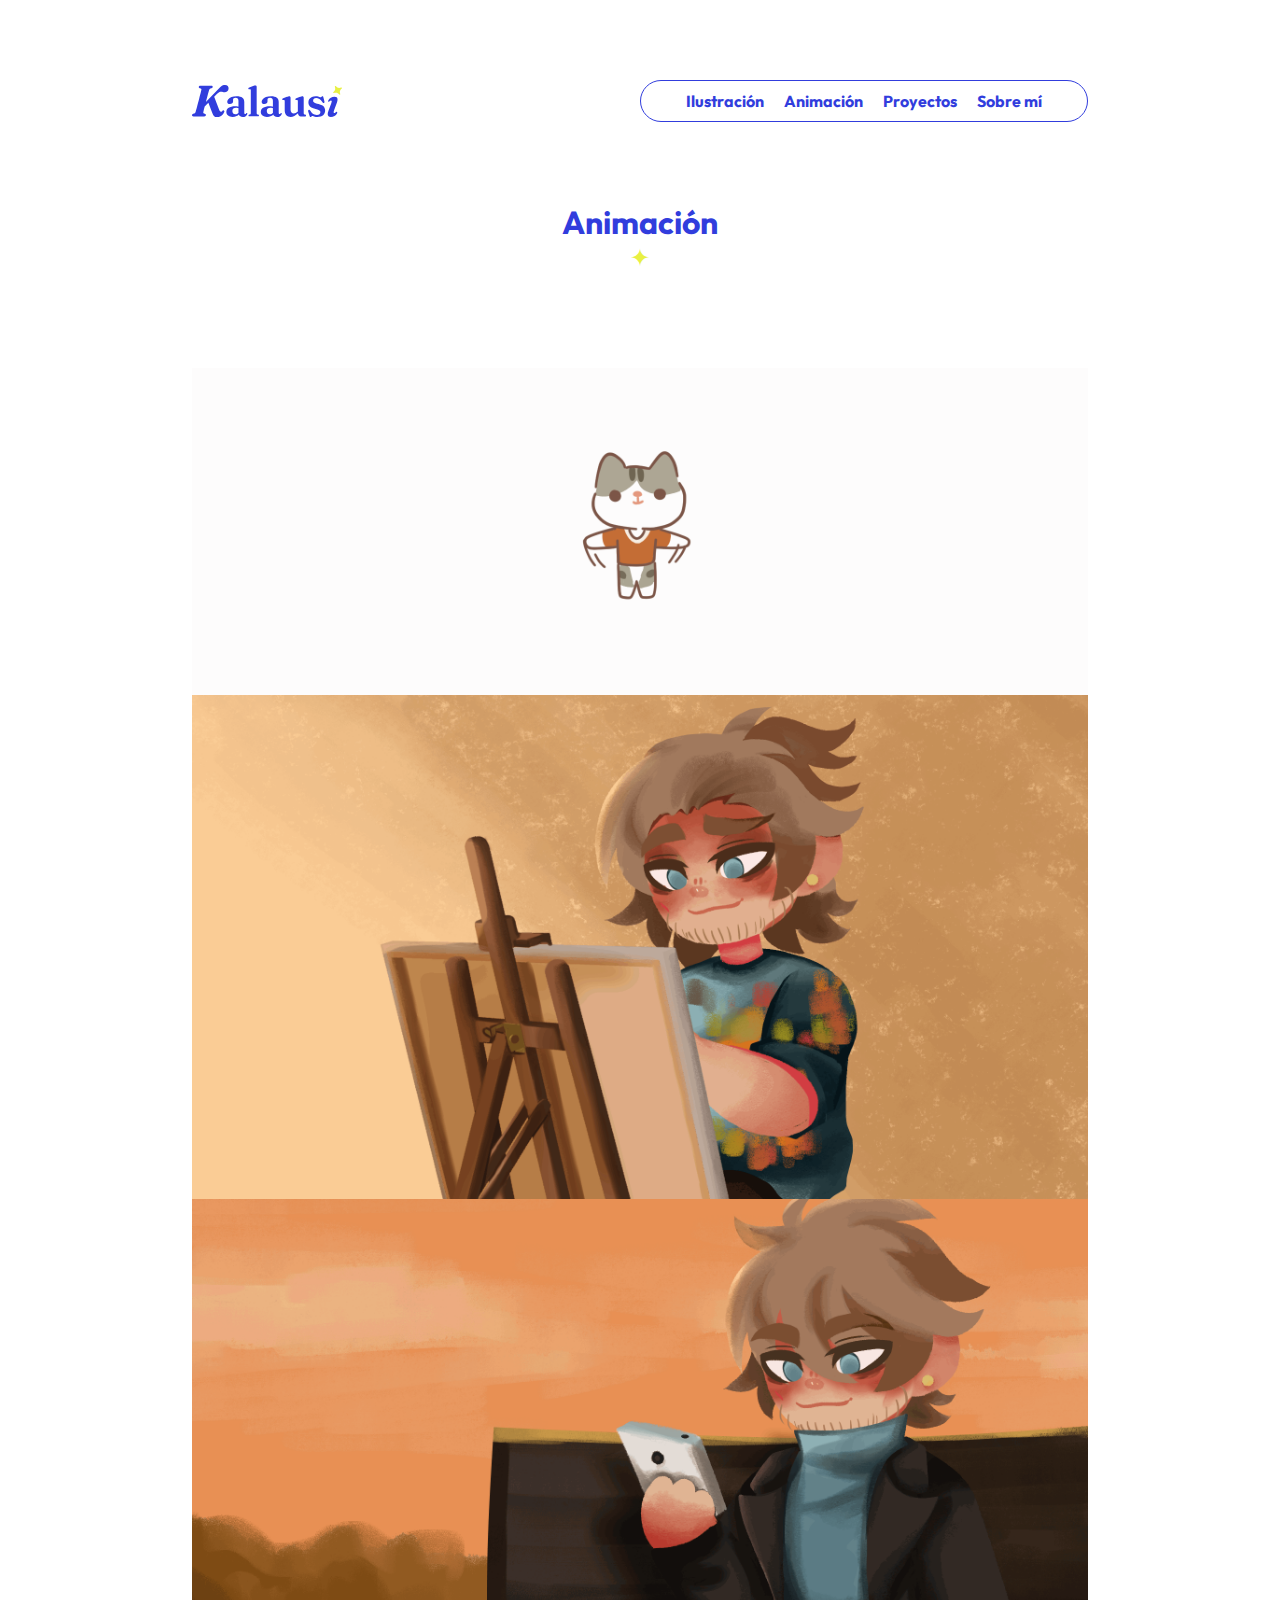
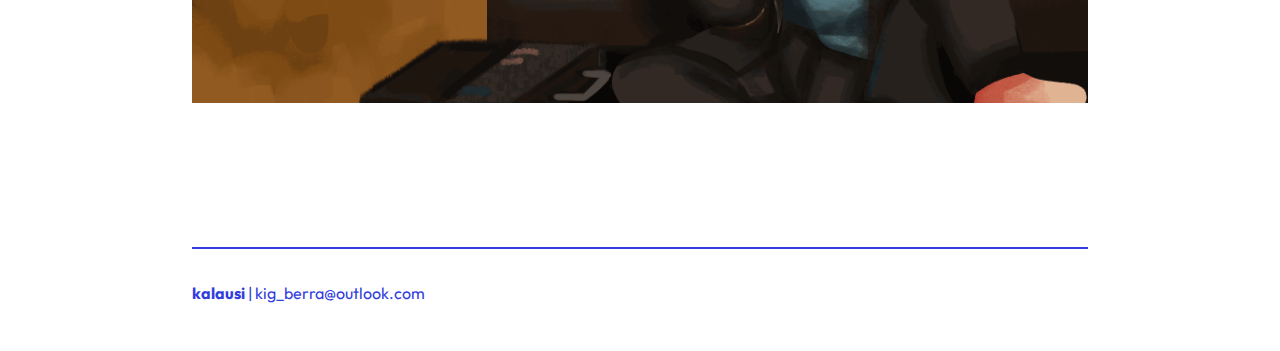
<file: Animacion.html>
<!DOCTYPE html>
<html lang="en">
<head>
    <meta charset="UTF-8">
    <meta name="viewport" content="width=device-width, initial-scale=1.0">
    <title>Animación</title>
    <link rel="stylesheet" href="stylesheet.css">
    <link rel='stylesheet' href='https://cdn-uicons.flaticon.com/2.6.0/uicons-brands/css/uicons-brands.css'>
</head>

<body>
    
    <header>
        <a href="index.html">
          <img src="Kalausi-logo.svg" alt="Kalausi" class="logo"/>
        </a>
        
        <button class="menu-toggle">
          <span class="icon">☰</span>
        </button>
        
          <nav class="menu">
            <ul class="enlaces">
              <li><a href="Ilustracion.html">Ilustración</a></li>
              <li><a href="Animacion.html">Animación</a></li>
              <li><a href="Proyectos.html">Proyectos</a></li>
              <li><a href="Sobre-mi.html">Sobre mí</a></li>
            </ul>
          </nav> 
    </header>


        <section>

          <div class="titulodeseccion">
            <h2>Animación</h2>
            <p class="estrellaicon">✦</p>
          </div>

          <div class="dibujos">
            <img src="ilustraciones/yolky_salto.gif" />
            <img src="ilustraciones/animación_photoshop.gif" />
            <img src="ilustraciones/animación_photoshop2.gif" />
          </div>



          
        </section>


        <footer>
            <div class="linea-footer"></div>  
            <div class="footer-content">
                <p><strong>kalausi</strong> | kig_berra@outlook.com</p>
                <a href="https://www.instagram.com/k.lxxm/"><i class="fi fi-brands-instagram"></i></a>
              </div>
        </footer>
    

</body>

<script src="scripts.js" defer></script>

</html>
</file>
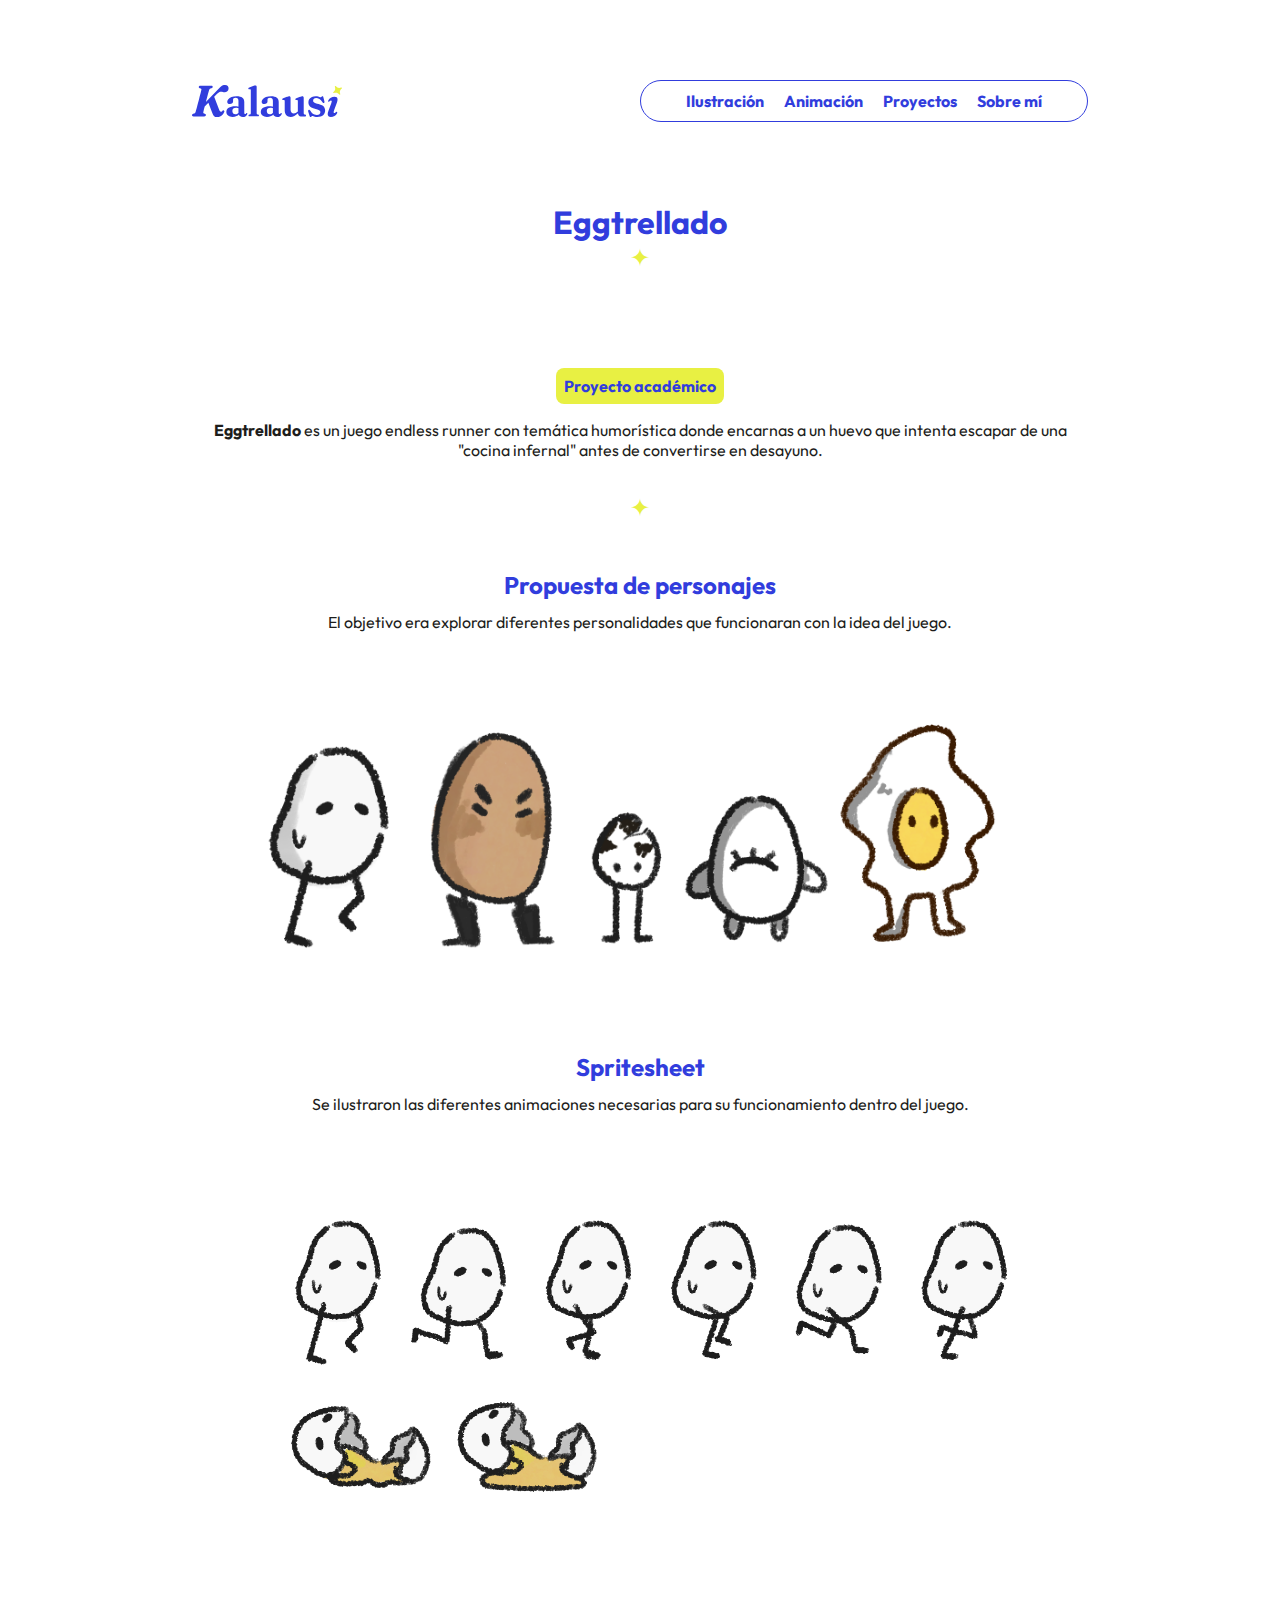
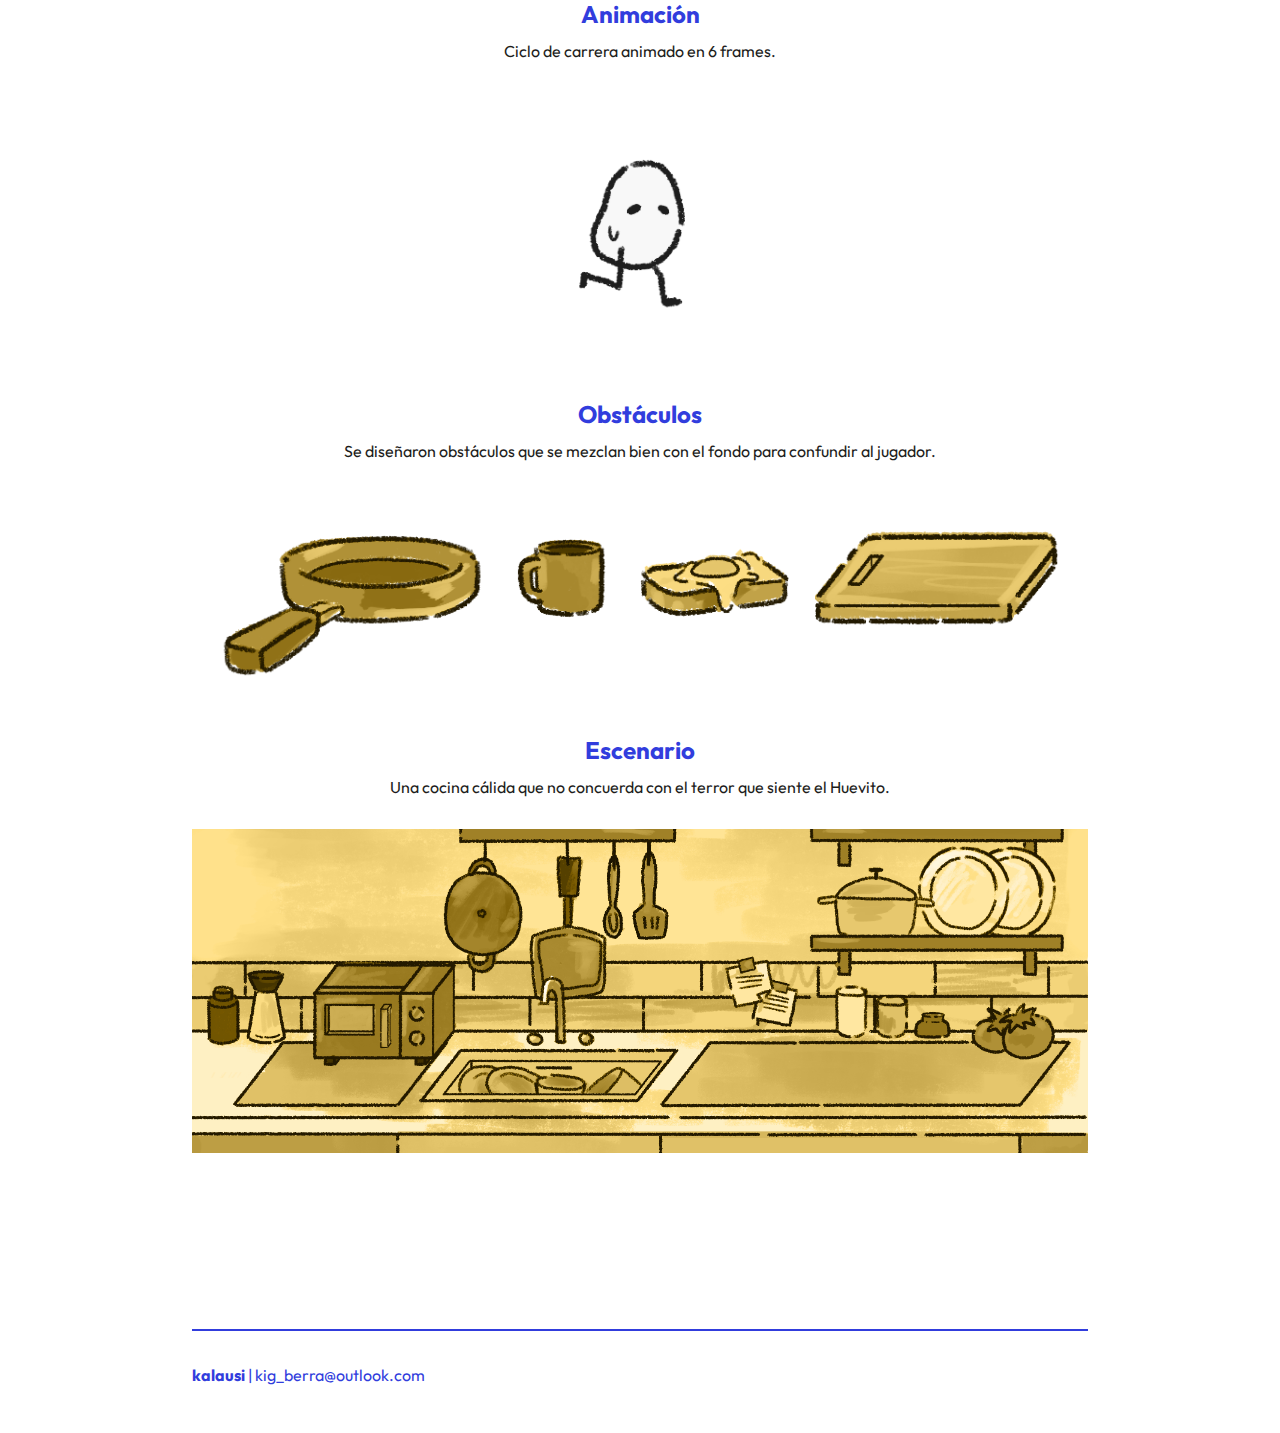
<file: Eggtrellado.html>
<!DOCTYPE html>
<html lang="en">
<head>
    <meta charset="UTF-8">
    <meta name="viewport" content="width=device-width, initial-scale=1.0">
    <title>Eggtrellado</title>
    <link rel="stylesheet" href="stylesheet.css">
    <link rel='stylesheet' href='https://cdn-uicons.flaticon.com/2.6.0/uicons-brands/css/uicons-brands.css'>
</head>
<body>

    <header>
      <a href="index.html">
        <img src="Kalausi-logo.svg" alt="Kalausi" class="logo"/>
      </a>
      
      <button class="menu-toggle">
        <span class="icon">☰</span>
      </button>
      
        <nav class="menu">
          <ul class="enlaces">
            <li><a href="Ilustracion.html">Ilustración</a></li>
            <li><a href="Animacion.html">Animación</a></li>
            <li><a href="Proyectos.html">Proyectos</a></li>
            <li><a href="Sobre-mi.html">Sobre mí</a></li>
          </ul>
        </nav> 
    </header>
    
    <section>

        <div class="titulodeseccion">
            <h2>Eggtrellado</h2>
            <p class="estrellaicon">✦</p>
        </div>

              <div class="dibujos">

                
                <div class="descripcion-proyecto">
                  <span class="resaltado">Proyecto académico</span>
                    <p><strong>Eggtrellado</strong> es un juego endless runner con temática humorística
                    donde encarnas a un huevo que intenta escapar de una "cocina infernal" antes de convertirse en desayuno.</p>


                    <p class="estrellaicon">✦</p>

                </div>



                    <div class="descripcion-proyecto">
                      <h3>Propuesta de personajes</h3>
                      <p>El objetivo era explorar diferentes personalidades que funcionaran con la idea del juego.</p>

                      <img src="ilustraciones/propuestas.png" />

                    </div>

                    <div class="descripcion-proyecto">
                      <h3>Spritesheet</h3>
                      <p>Se ilustraron las diferentes animaciones necesarias para su funcionamiento dentro del juego.</p>

                      <img src="ilustraciones/spritesheet_huevito.jpg" />

                    </div>

                    
                    <div class="descripcion-proyecto">
                      <h3>Animación</h3>
                      <p>Ciclo de carrera animado en 6 frames.</p>

                      <img src="ilustraciones/huevito.gif" />

                    </div>


                    <div class="descripcion-proyecto">
                      <h3>Obstáculos</h3>
                      <p>Se diseñaron obstáculos que se mezclan bien con el fondo para confundir al jugador.</p>

                      <img src="ilustraciones/obstaculos_eggtrellado.png" />

                    </div>

                    <div class="descripcion-proyecto">
                      <h3>Escenario</h3>
                      <p>Una cocina cálida que no concuerda con el terror que siente el Huevito.</p>

                      <img src="ilustraciones/background.jpg" />

                    </div>

              </div>

    </section>

    


    <footer>
      <div class="linea-footer"></div>  
      <div class="footer-content">
          <p><strong>kalausi</strong> | kig_berra@outlook.com</p>
          <a href="https://www.instagram.com/k.lxxm/"><i class="fi fi-brands-instagram"></i></a>
      </div>
  </footer>


</body>

<script src="scripts.js" defer></script>

</html>
</file>
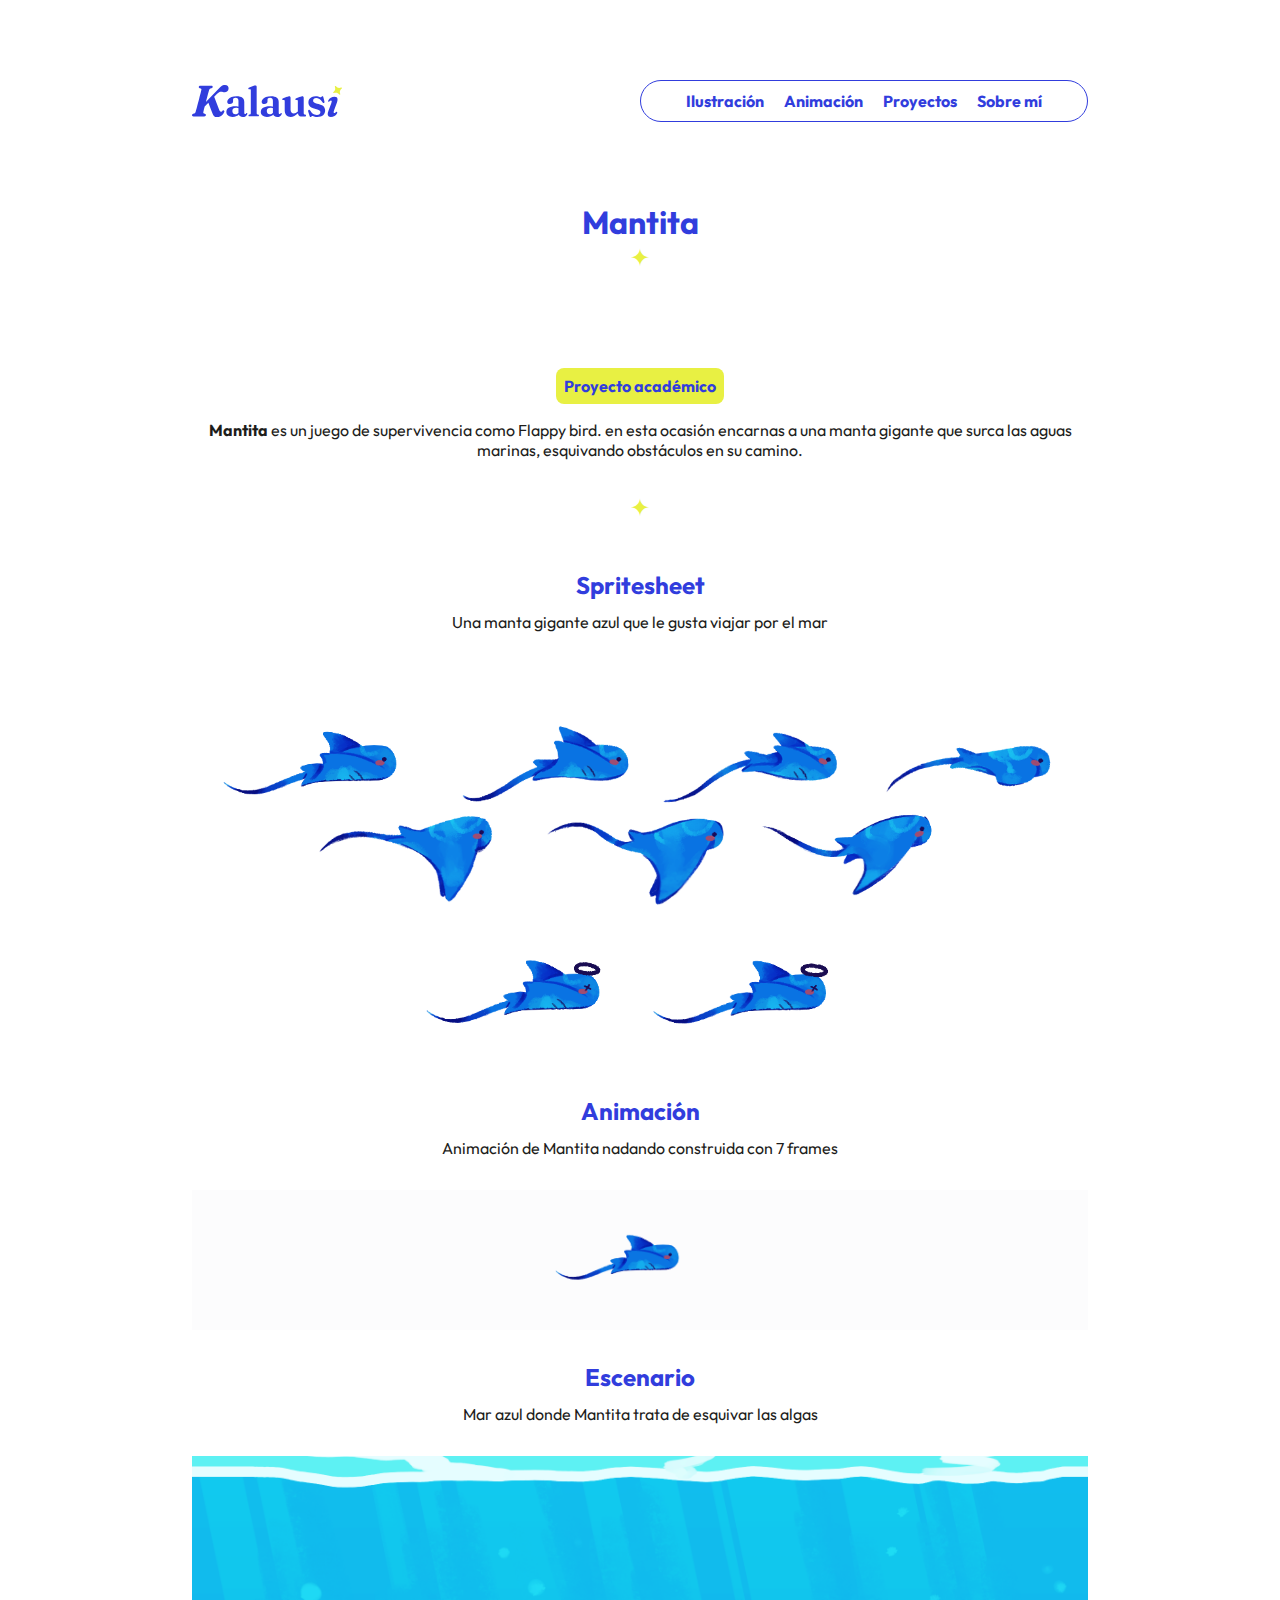
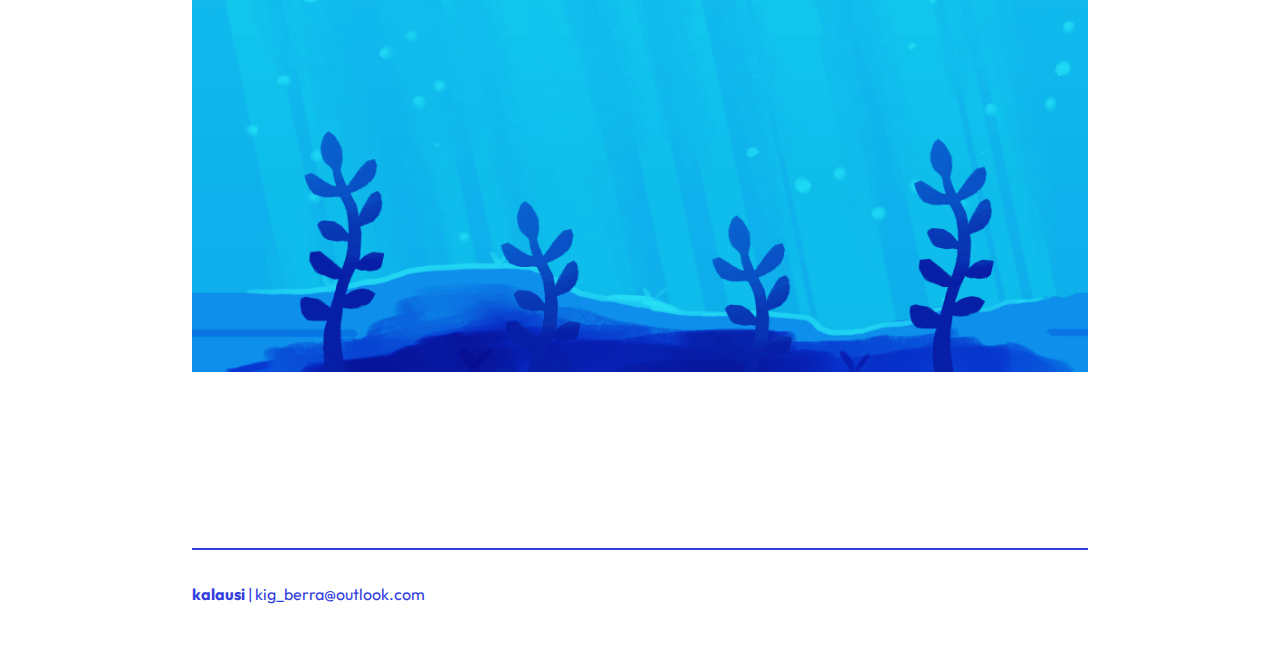
<file: Mantita.html>
<!DOCTYPE html>
<html lang="en">
<head>
    <meta charset="UTF-8">
    <meta name="viewport" content="width=device-width, initial-scale=1.0">
    <title>Mantita</title>
    <link rel="stylesheet" href="stylesheet.css">
    <link rel='stylesheet' href='https://cdn-uicons.flaticon.com/2.6.0/uicons-brands/css/uicons-brands.css'>
</head>
<body>

    <header>
      <a href="index.html">
        <img src="Kalausi-logo.svg" alt="Kalausi" class="logo"/>
      </a>
      
      <button class="menu-toggle">
        <span class="icon">☰</span>
      </button>
      
        <nav class="menu">
          <ul class="enlaces">
            <li><a href="Ilustracion.html">Ilustración</a></li>
            <li><a href="Animacion.html">Animación</a></li>
            <li><a href="Proyectos.html">Proyectos</a></li>
            <li><a href="Sobre-mi.html">Sobre mí</a></li>
          </ul>
        </nav> 
    </header>
    
    <section>

        <div class="titulodeseccion">
            <h2>Mantita</h2>
            <p class="estrellaicon">✦</p>
        </div>

              <div class="dibujos">

                <div class="descripcion-proyecto">
                  <span class="resaltado">Proyecto académico</span>
                    <p><strong>Mantita</strong> es un juego de supervivencia como Flappy bird. en esta ocasión encarnas
                    a una manta gigante que surca las aguas marinas, esquivando obstáculos en su camino.</p>


                    <p class="estrellaicon">✦</p>

                </div>


                    <div class="descripcion-proyecto">
                      <h3>Spritesheet</h3>
                      <p>Una manta gigante azul que le gusta viajar por el mar</p>

                      <img src="ilustraciones/spritesheet_mantita.png" />

                    </div>

                    
                    <div class="descripcion-proyecto">
                      <h3>Animación</h3>
                      <p>Animación de Mantita nadando construida con 7 frames</p>

                      <img src="ilustraciones/animacion_mantita.gif" />

                    </div>


                    <div class="descripcion-proyecto">
                      <h3>Escenario</h3>
                      <p>Mar azul donde Mantita trata de esquivar las algas</p>

                      <img src="ilustraciones/fondo_mantita.png" />

                    </div>

              </div>

    </section>

    


    <footer>
      <div class="linea-footer"></div>  
      <div class="footer-content">
          <p><strong>kalausi</strong> | kig_berra@outlook.com</p>
          <a href="https://www.instagram.com/k.lxxm/"><i class="fi fi-brands-instagram"></i></a>
      </div>
  </footer>


</body>

<script src="scripts.js" defer></script>

</html>
</file>
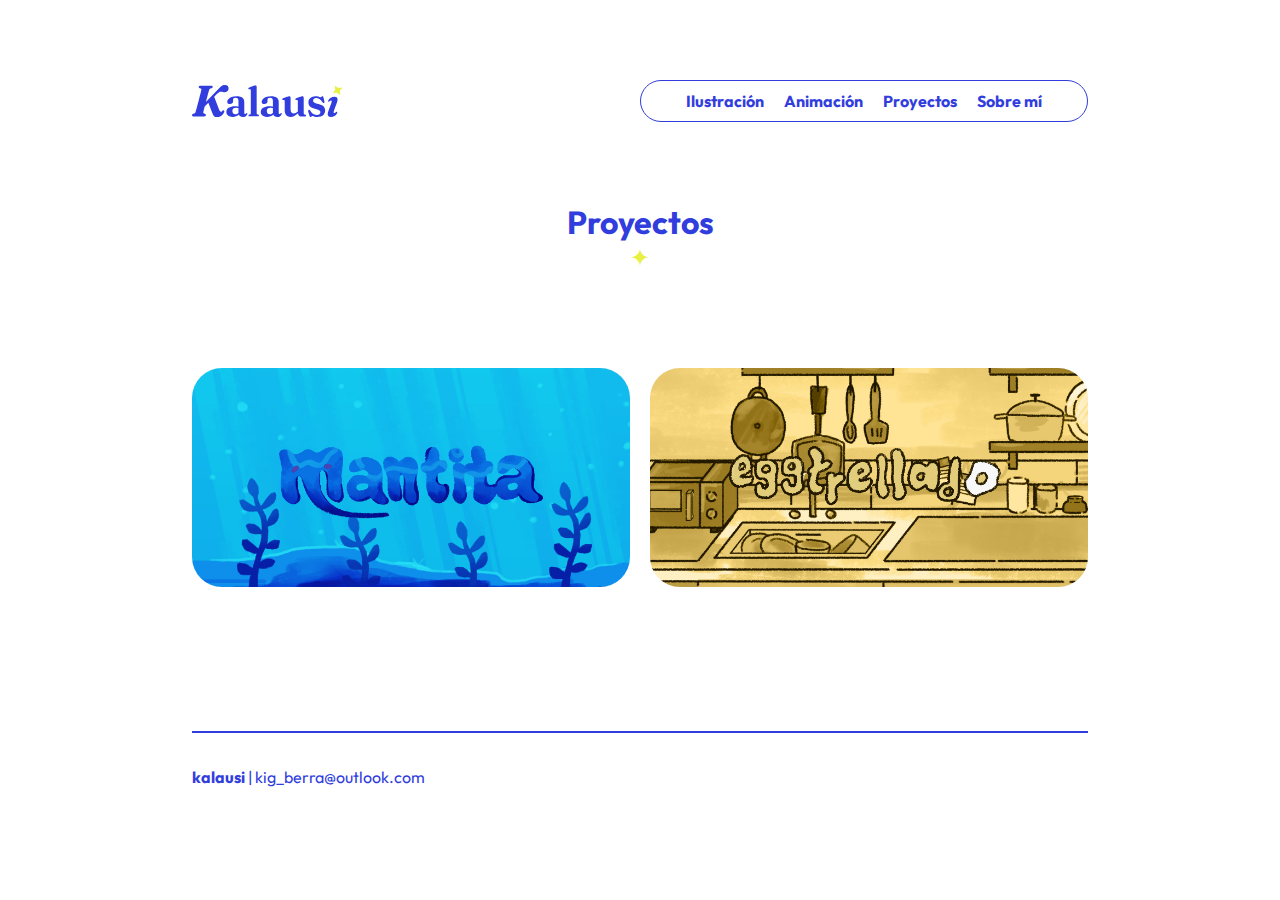
<file: Proyectos.html>
<!DOCTYPE html>
<html lang="en">
<head>
    <meta charset="UTF-8">
    <meta name="viewport" content="width=device-width, initial-scale=1.0">
    <title>Proyectos</title>
    <link rel="stylesheet" href="stylesheet.css">
    <link rel='stylesheet' href='https://cdn-uicons.flaticon.com/2.6.0/uicons-brands/css/uicons-brands.css'>
</head>

<body>
    
  <header>
    <a href="index.html">
      <img src="Kalausi-logo.svg" alt="Kalausi" class="logo"/>
    </a>
    
    <button class="menu-toggle">
      <span class="icon">☰</span>
    </button>
    
      <nav class="menu">
        <ul class="enlaces">
          <li><a href="Ilustracion.html">Ilustración</a></li>
          <li><a href="Animacion.html">Animación</a></li>
          <li><a href="Proyectos.html">Proyectos</a></li>
          <li><a href="Sobre-mi.html">Sobre mí</a></li>
        </ul>
      </nav> 
</header>


    <section>

      <div class="titulodeseccion">
        <h2>Proyectos</h2>
        <p class="estrellaicon">✦</p>
      </div>
    

      <div class="categorias-proyecto">

        <div class="gallery">
            <div class="item">
              <a href="Mantita.html">
                <img src="ilustraciones/portada_manta.jpg" alt="Proyecto 1">
                <div class="overlay">
                  <h3>Mantita</h3>
                </div>
              </a>
            </div>

            <div class="item">
              <a href="Eggtrellado.html">
                <img src="ilustraciones/portada_eggtrellado.jpg" alt="Proyecto 2">
                <div class="overlay">
                  <h3>Eggtrellado</h3>
                </div>
              </a>
            </div>
        </div>
        
      </div>

      
    </section>


    <footer>
        <div class="linea-footer"></div>  
        <div class="footer-content">
            <p><strong>kalausi</strong> | kig_berra@outlook.com</p>
            <a href="https://www.instagram.com/k.lxxm/"><i class="fi fi-brands-instagram"></i></a>
          </div>
    </footer>


</body>

<script src="scripts.js" defer></script>

</html>
</file>
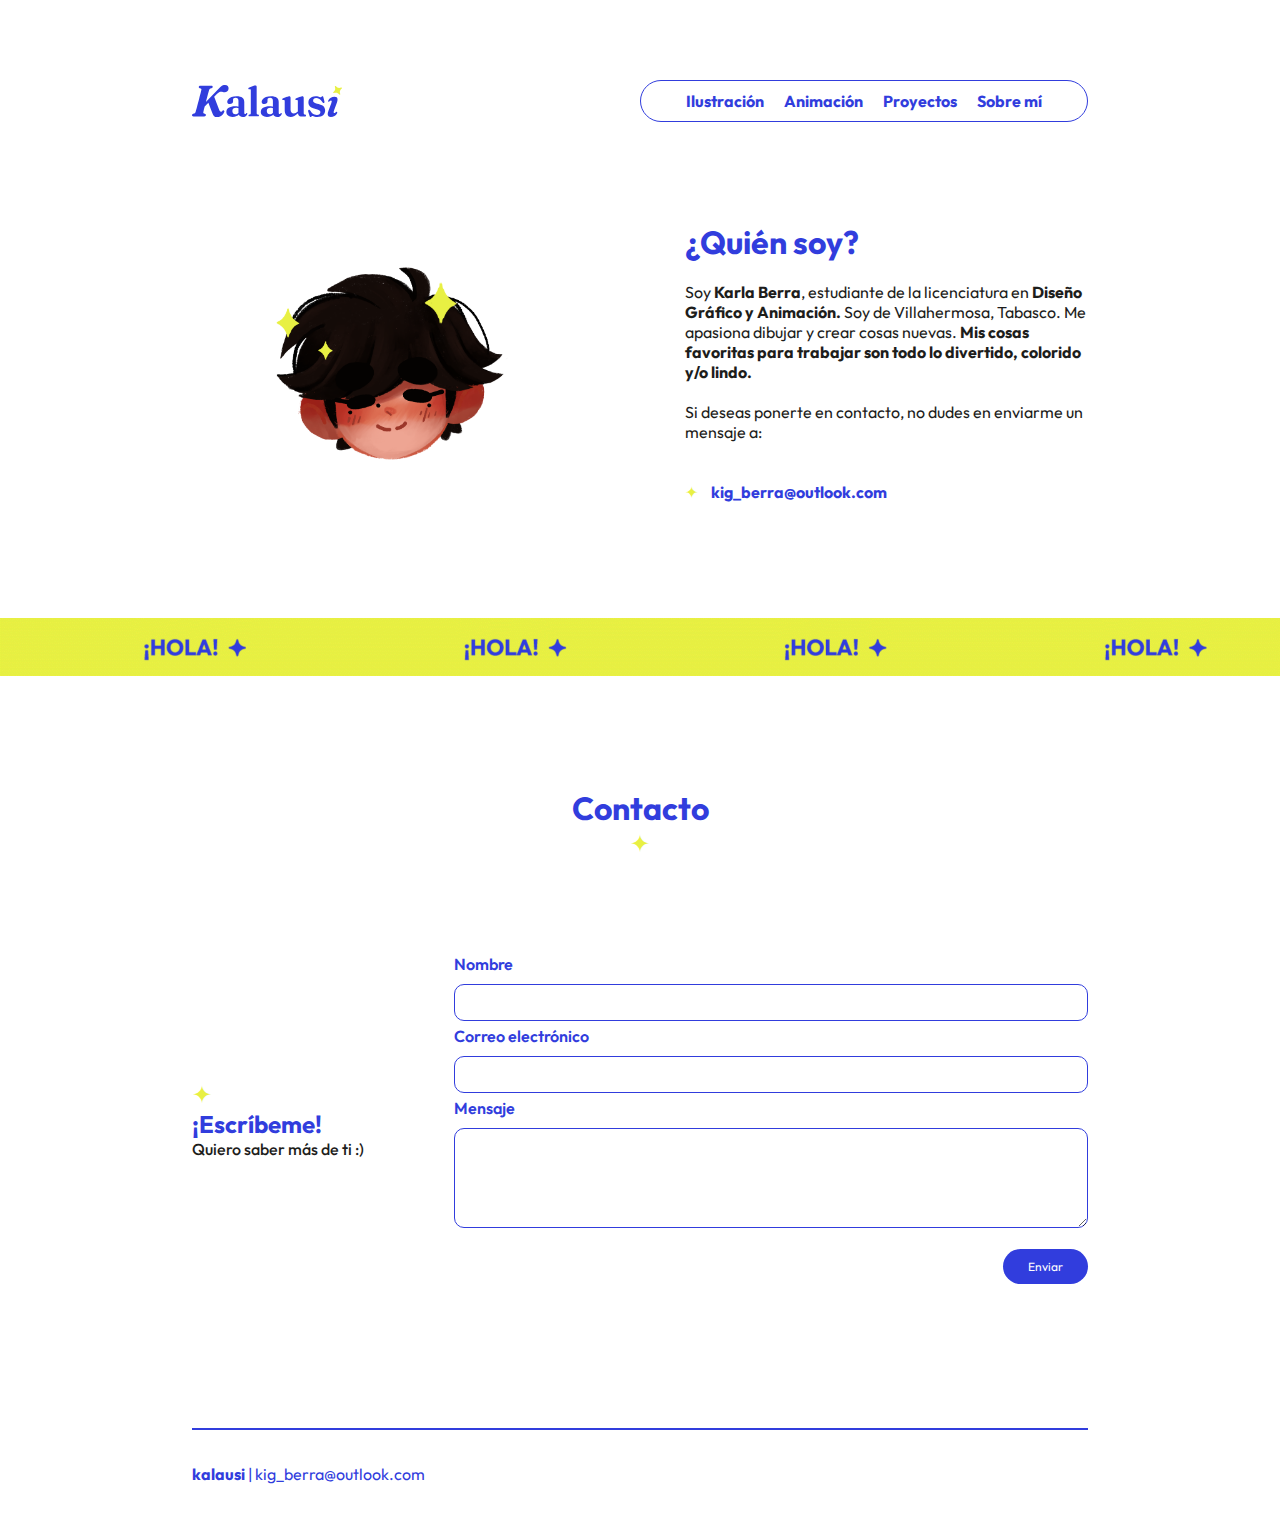
<file: Sobre-mi.html>
<!DOCTYPE html>
<html lang="en">
<head>
    <meta charset="UTF-8">
    <meta name="viewport" content="width=device-width, initial-scale=1.0">
    <title>Sobre mí</title>
    <link rel="stylesheet" href="stylesheet.css">
    <link rel='stylesheet' href='https://cdn-uicons.flaticon.com/2.6.0/uicons-brands/css/uicons-brands.css'>
</head>
<body>

    <header>
      <a href="index.html">
        <img src="Kalausi-logo.svg" alt="Kalausi" class="logo"/>
      </a>
      
      <button class="menu-toggle">
        <span class="icon">☰</span>
      </button>
      
        <nav class="menu">
          <ul class="enlaces">
            <li><a href="Ilustracion.html">Ilustración</a></li>
            <li><a href="Animacion.html">Animación</a></li>
            <li><a href="Proyectos.html">Proyectos</a></li>
            <li><a href="Sobre-mi.html">Sobre mí</a></li>
          </ul>
        </nav> 
      </header>

    <section id="sobre-mi" class="sobre-mi">
        <div class="contenido">
            
            <div class="imagen-placeholder">
              <img src="ilustraciones/yo_dibujo_chibi.png" />
            </div>

            <div class="texto">
                <h2>¿Quién soy?</h2>
                <p>Soy <strong>Karla Berra</strong>, estudiante de la licenciatura en <strong>Diseño Gráfico y Animación.</strong>  Soy de Villahermosa, Tabasco. Me apasiona dibujar y crear cosas nuevas. <strong>Mis cosas favoritas para trabajar son todo lo  divertido, colorido y/o lindo. </strong></p>
                <p>Si deseas ponerte en contacto, no dudes en enviarme un mensaje a:</p>

                <p class="email-contacto">
                    <span class="estrella">✦</span> <span class="correo">kig_berra@outlook.com</span>
                </p>                
            </div>
        </div>
    </section>

    <div class="cintillo">
        <img src="ilustraciones/cinta.gif" class="cinta">
    </div>

    <section id="contacto" class="contacto">
        
        <div class="titulodeseccion">
            <h2>Contacto</h2>
            <p class="estrellaicon">✦</p>
        </div>

        <div class="formcontacto">
            <div class="escribeme">

                <p class="estrellaicon">✦</p>
                <span>¡Escríbeme!</span>
                <p>Quiero saber más de ti :)</p>

            </div>
    
            <form action="https://formsubmit.co/kig_berra@outlook.com" method="POST">
                <label for="nombre">Nombre</label>
                <input type="text" id="nombre" name="nombre" required>
            
                <label for="correo">Correo electrónico</label>
                <input type="email" id="correo" name="correo" required>
            
                <label for="mensaje">Mensaje</label>
                <textarea id="mensaje" name="mensaje" required></textarea>
            
                <input type="hidden" name="_subject" value="Nuevo mensaje del portafolio">
                <input type="hidden" name="_captcha" value="false">

                    <input type="hidden" name="_next" value="https://kalausi.github.io/Kalausi-Portafolio/Sobre-mi.html">
            
                <div class="boton-container">
                    <button type="submit">Enviar</button>
                </div>
            </form>
            
        </div>

    </section>

    <footer>
        <div class="linea-footer"></div>  
        <div class="footer-content">
            <p><strong>kalausi</strong> | kig_berra@outlook.com</p>
            <a href="https://www.instagram.com/k.lxxm/"><i class="fi fi-brands-instagram"></i></a>
        </div>
    </footer>

</body>

<script src="scripts.js" defer></script>

</html>
</file>
<file: stylesheet.css>
@import url('https://fonts.googleapis.com/css2?family=Outfit:wght@100..900&display=swap');

:root{
  --white: #fff;
  --black: #1D1D1B;
  --blue: #313DDD;
  --yellow: #E8F043;
}

*{  /** Afecta a todos los elementos en la página **/
    font-family: Outfit, sans-serif;
    color: var(--black);
    margin: 0;
    padding: 0;
    box-sizing: border-box;
    outline:none; border:none;
    text-decoration: none;
  }



        /** MENÚ**/
        
        header {
            display: flex;
            justify-content: space-between;
            align-items: center;
            padding: 5em 15%;
            position: relative;
        }

        .logo {
            width: 150px;

        }

        .menu-toggle {
            display: none;
            font-size: 2rem;
            background: none;
            border: none;
            cursor: pointer;
            z-index: 1000;
        }
  

        .enlaces {
            border: 1px solid black;
            border-color: var(--blue);
            border-radius: 30px;
            padding:10px 45px;
        }

        nav ul {
            list-style: none;
            display: flex;
            gap: 20px;

        }

        nav a {
            text-decoration: none;
            color: var(--blue);
            font-weight: bold;
        }  


    nav.menu {
        display: block;
        }
    
        @media (max-width: 900px) {
        nav.menu {
            display: none;
            position: absolute;
            top: 100%;
            right: 0;
            background: var(--white);
                backdrop-filter: blur(15px);
            text-align: center;
            left: 0;
            width: 100vw;
            height: 100vh;
        }
    
        nav.menu.active {
            display: block;
        }
    
        .menu-toggle {
            display: block;
            font-size: 2rem;
            background: none;
            border: none;
            cursor: pointer;
        }
        
        .menu-toggle:hover {
            background-color: var(--white);
        }    
        
        .menu-toggle .icon{
            color: var(--blue);
        }
    
        nav ul {
            flex-direction: column;
            padding: 1em 0;
        }
    
        .enlaces {
            border: none;
            padding: 0;
            gap: 3em;
        }
        }

        .menu ul.enlaces li a:hover {
            background-color: #2D2EFF; 
            color: white;              
        }



        .galeria-pequena {
            display: flex;
            gap: 1em;
            justify-content: space-between;
            flex-wrap: wrap;
            padding: 2em 15%;
          }
          
          .galeria-pequena img {
            width: 30%;
            height: auto;
            border-radius: 8px;
          }
          
                @media (max-width: 768px) {
                    .galeria-pequena img {
                    width: 100%;
                    }
                }
          





.sobre-mi{
    padding: 0 15%;
    margin-bottom: 4em;
}


.contenido {
    display: flex;
    align-items: center;
    gap: 10%;
    padding: 0;
}

.imagen-placeholder {
    width: 45%;
    height: 250px;
    text-align: center;
}

            .imagen-placeholder img {
                width: 100%;
                height: 100%;
                object-fit: cover;
            }

.texto {
    width: 45%;
    white-space: pre-line;
}

  
h2 {
    color: var(--blue);
    font-size: 2rem;
}

.email-contacto {
    letter-spacing: normal;
    word-spacing: normal;
    white-space: nowrap;
}

.estrella {
    color: var(--yellow);
    margin-right: 10px;
}

.correo {
    color: var(--blue);
    font-weight: 700;
}


                    @media screen and (max-width: 768px) {
                        .contenido {
                        flex-direction: column;
                        text-align: center;
                        }
                    
                        .imagen-placeholder,
                        .texto {
                        width: 100%;
                        }
                    
                        .imagen-placeholder {
                        height: auto; 
                        margin-bottom: 1.5em;
                        }
                    }


                .cintillo{
                    padding: 2em 0;
                }




        /* SECCIÓN DE CONTACTO */    

        .contacto {
            margin-top: 5em;
        }

        .titulodeseccion{
            text-align: center;
            display: flex;
            flex-direction: column;
            align-items: center;
            justify-content: center;
        }
    

        .formcontacto {
            display: flex;
            align-items: center;
            gap: 10%;
            padding: 6em 15%;
        }

        .escribeme {
            letter-spacing: normal;
            word-spacing: normal;
            white-space: nowrap;
            width: 20%;
        }

        .escribeme span{
            font-weight: 700;
            font-size: 1.5rem;
            color: var(--blue);
        }

        .estrellaicon {
            color: var(--yellow);
            font-size: 1.5rem;
        }

        .escribeme p {
            font-weight: 500;
        }




        /* Formulario de contacto */

        form {
            width: 80%;
            display: flex;
            flex-direction: column;
            gap: 5px;
        }
        
        label {
            font-weight: 600;
            color: var(--blue);
            margin-bottom: 5px;
            font-size: 16px;
        }
        
        input,
        textarea {
            width: 100%;
            padding: 10px;
            border: 1px solid var(--blue);
            border-radius: 10px;
            font-size: 12px;
            outline: none;
            transition: border-color 0.3s ease-in-out;
        }
        
        input:focus,
        textarea:focus {
            border-color: var(--blue);
        }
        
        textarea {
            resize: vertical;
            min-height: 100px;
        }
        
        .boton-container {
            margin-top: 1em;
            text-align: right;
            width: 100%;
        }
        
        button {
            background: var(--blue);
            color: var(--white);
            padding: 10px 25px;
            border: none;
            border-radius: 25px;
            cursor: pointer;
            font-size: 12px;
            transition: background 0.3s;
        }
        
        button:hover {
            background: #0056b3;
        }

                @media (max-width: 900px) {
                    .formcontacto {
                    flex-direction: column; 
                    padding: 2em 10%;       
                    gap: 2em; 
                    }
                
                    .escribeme {
                    width: 100%;
                    text-align: center;
                    }
                
                    form {
                    width: 100%;            
                    }
                
                    .boton-container {
                    text-align: center;
                    }
                }
          





        .dibujos {
            padding: 6em 15%;
        }

        img {
            width: 100%;
            display: block;
        }

        .categorias-proyecto {
            align-items: center;
            gap: 10%;
            padding: 6em 15%;
        }

        .intro-text {
            text-align: center;
            margin-bottom: 2em;
            background-color: var(--yellow);
            padding: 1em 0;
            font-weight: 600;
          }
          


        .gallery {
            display: grid;
            grid-template-columns: repeat(auto-fit, minmax(250px, 1fr));
            gap: 20px;
          }
      
          .item {
            position: relative;
            overflow: hidden;
            cursor: pointer;
            border-radius: 30px;
          }
      
          .item img {
            width: 100%;
            height: auto;
            display: block;
            transition: transform 0.3s ease;
          }
      
          .item:hover img {
            transform: scale(1.1);
          }
      
          .overlay {
            position: absolute;
            top: 0;
            left: 0;
            width: 100%;
            height: 100%;
            background-color: rgba(0, 0, 0, 0.6);
            display: flex;
            align-items: center;
            justify-content: center;
            text-align: center;
            opacity: 0;
            transition: opacity 0.3s ease;
            padding: 20px;
          }

          .overlay h3 {
            font-size: 1.5rem;
            color: white;
            text-align: center;
          }
          
          .item:hover .overlay {
            opacity: 1;
          }
          
      

                /** DESCRIPCIÓN DE PROYECTO **/

                .descripcion-proyecto{
                    align-items: center;
                    text-align: center;
                    margin-bottom: 2em;
                }

                .descripcion-proyecto h3 {
                    margin-bottom: 0.5em;
                    color:var(--blue);
                  }   

                h3{
                    color: var(--blue);
                    font-size: 1.5em;
                }

                .descripcion-proyecto p {
                    margin-bottom: 2em;
                }

                .resaltado {
                    background-color: var(--yellow);
                    color: var(--blue);
                    padding: 0.5em 0.5em;
                    border-radius: 0.5em;
                    font-weight: 700;
                    display: inline-block;
                    margin-bottom: 1em;
                }



                  
                  
          






















        /* FOOTER */    

        footer {
            background-color: var(--white);
            padding: 3em 15%;
            position: relative;
        }
        
        .linea-footer {
            width: 100%;
            height: 2px;
            background-color: var(--blue); /* Color de la línea */
            margin-bottom: 10px; /* Espaciado entre la línea y el contenido */
        }
        
        .footer-content {
            display: flex;
            justify-content: space-between;
            align-items: center;
            padding-top: 1.5rem;
        }

        .footer-content p {
            color: var(--blue);
        }

        .footer-content strong {
            color: var(--blue);
        }

        .fi.fi-brands-instagram {
            color: var(--blue);
        }
        








        /* Sección del juego */

        .caja-juego {
            display: flex;
            flex-wrap: wrap;
            padding: 2em 15%;
            margin: 2rem 0;
            align-items: center;
            gap: 1.5rem;
          }
          
          .imagen-juego {
            max-width: 45%;
            width: 100%;
            border-radius: 12px;
          }
          
          .contenido-juego {
            flex: 1;
            width: 50%;
            min-width: 250px;
          }
          
          .titulo-juego {
            font-size: 1.8rem;
            color: var(--blue);
            margin-bottom: 0.5rem;
          }
          
          .descripcion-juego {
            font-size: 1rem;
            margin-bottom: 1rem;
          }
          
         
          .boton-jugar {
            background: var(--blue);
            color: var(--white);
            padding: 10px 25px;
            border: none;
            border-radius: 25px;
            cursor: pointer;
            font-size: 12px;
            align-self: flex-start;
            }
        
            .boton-jugar :hover {
                background: #0056b3;
            }


                        @media (max-width: 768px) {
                            .caja-juego {
                            flex-direction: column; /* cambia a vertical */
                            align-items: center;
                            text-align: center;
                            }
                        
                            .imagen-juego,
                            .contenido-juego {
                            max-width: 100%;
                            width: 100%;
                            }
                        
                            .boton-jugar {
                            align-self: center;
                            }
                        }
              





        /* Sección del juego */
        .juego {
            margin-top: 5em;
        }







.desconten {
    display: flex;
    gap: 100px; /* Espacio entre los divs */
    justify-content: center; /* Centra los divs horizontalmente */
    align-items: stretch; /* Asegura que ambos div tengan la misma altura */
    padding:3em 15%;

}

.contenedordesc {
    position: relative;
    display: flex;
    align-items: flex-start; /* Asegura que la estrella y el contenido estén alineados arriba */
    gap: 10px; /* Espacio entre la estrella y el texto */
    width: 250px; /* Asegura que ambos div tengan el mismo ancho */
    min-height: 150px; /* Mantiene una altura mínima para ambos div */
    border-radius: 10px;
}

/* Posición de la estrella */
.estrella-p {
    position: absolute;
    left: -20px; /* Ajusta la posición a la izquierda */
    top: 0;
    font-size: 16px;
    color: var(--yellow);
}

.titulo{
    color: var(--blue);
    font-weight: 600;
    margin-bottom: 10px;
    font-size: 17px;
}

/* Contenedor de la descripción */
.descripcion {
    display: flex;
    flex-direction: column;
    flex: 1; /* Permite que la descripción ocupe todo el espacio disponible */
}


iframe {
    border-radius: 16px;
    border: 1em;
    border-color: var(--blue);
    padding: 1em 15%;
  }
  







.boton {
    background: var(--blue);
    color: var(--white);
    padding: 10px 25px;
    border: none;
    border-radius: 25px;
    cursor: pointer;
    font-size: 12px;
    align-self: flex-start;
}

.boton:hover {
    background: #0056b3;
}

.fi .fi-rr-arrow-small-right {
    color: var(--white);
}
</file>
